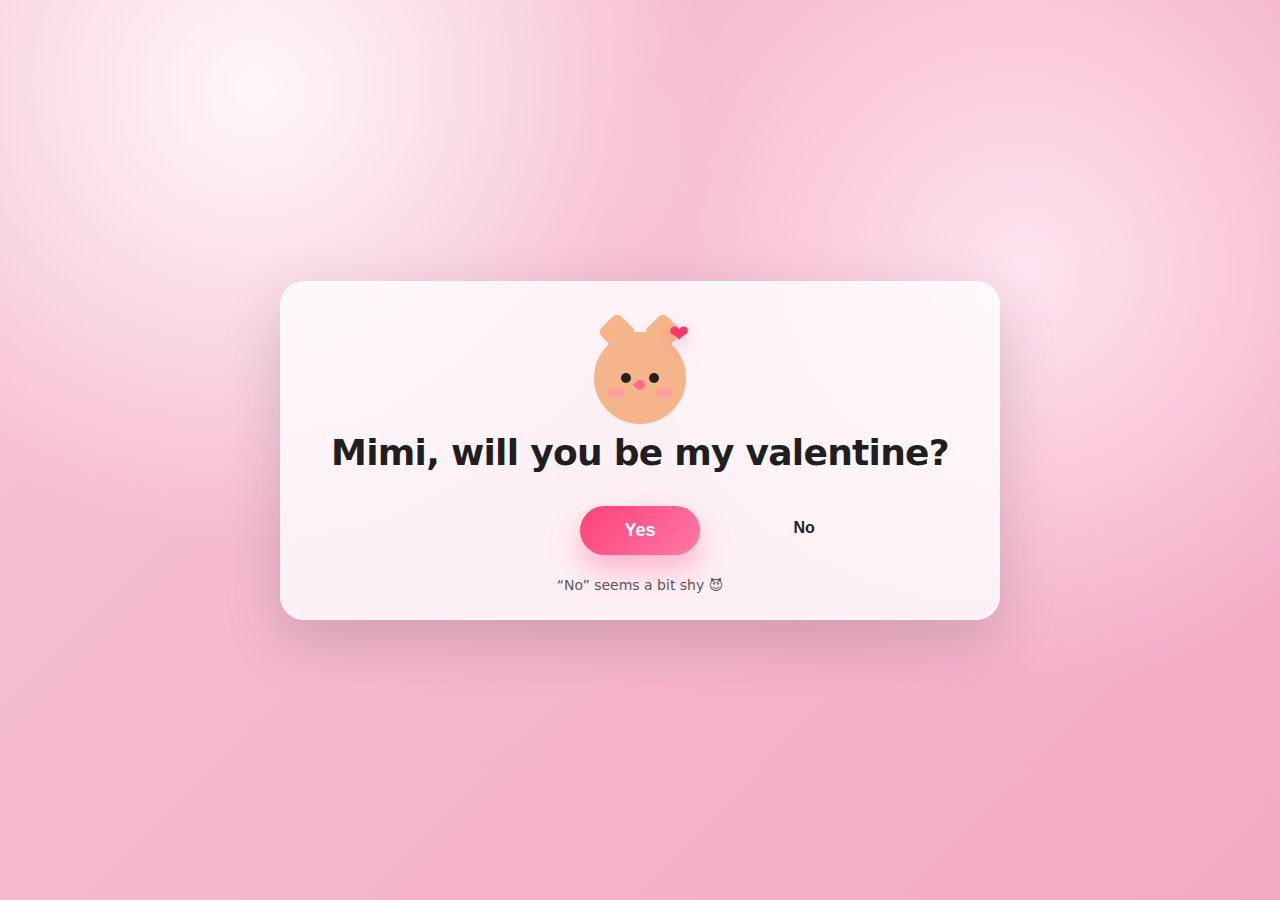
<file: index.html>
<!doctype html>
<html lang="en">
<head>
  <meta charset="UTF-8" />
  <meta name="viewport" content="width=device-width, initial-scale=1.0"/>
  <title>Will you be my Valentine?</title>
  <link rel="stylesheet" href="style.css" />
</head>
<audio id="yaySound" src="yay.mp3" preload="auto"></audio>
<audio id="sparkleSound" src="sparkle.mp3" preload="auto"></audio>

<body>
  <main class="wrap">
    <section class="card" aria-label="Valentine card">
      <div class="avatar" aria-hidden="true">
        <!-- simple cute cat face -->
        <div class="ears">
          <span class="ear ear-l"></span>
          <span class="ear ear-r"></span>
        </div>
        <div class="face">
          <span class="eye"></span>
          <span class="eye"></span>
          <span class="nose"></span>
          <span class="blush blush-l"></span>
          <span class="blush blush-r"></span>
        </div>
        <span class="heart">❤</span>
      </div>

      <h1 class="title">
        <span id="name">MiMi</span>, will you be my valentine?
      </h1>

      <div class="buttons" id="playArea">
        <button class="btn yes" id="yesBtn">Yes</button>
        <button class="btn no" id="noBtn">No</button>
      </div>

      <p class="hint" id="hint">“No” seems a bit shy 😈</p>

<div class="success" id="success" hidden>
  <h2 class="yay">YAY! 🎉</h2>

  <div class="media">
    <img id="yayImg" src="yay.gif" alt="Yay moment" />
  </div>

  <p class="custom" id="customMsg">Dinner on me? 🍝💘</p>
<p class="love" id="loveLine">I love you Mimi ❤️</p>
<p class="countdown" id="countdownText"></p>

  <p class="small" id="ssHint">
    📸 Take a screenshot and send it to me 😄
  </p>

  <div class="shareRow">
    <button class="btn share" id="shareBtn" type="button">Share 💌</button>
    <button class="btn again" id="againBtn" type="button">Do it again</button>
  </div>
</div>

<!-- Hearts canvas -->
<canvas id="hearts"></canvas>


<!-- Confetti canvas -->
<canvas id="confetti"></canvas>

    </section>
  </main>

  <script src="script.js"></script>
</body>
</html>
</file>
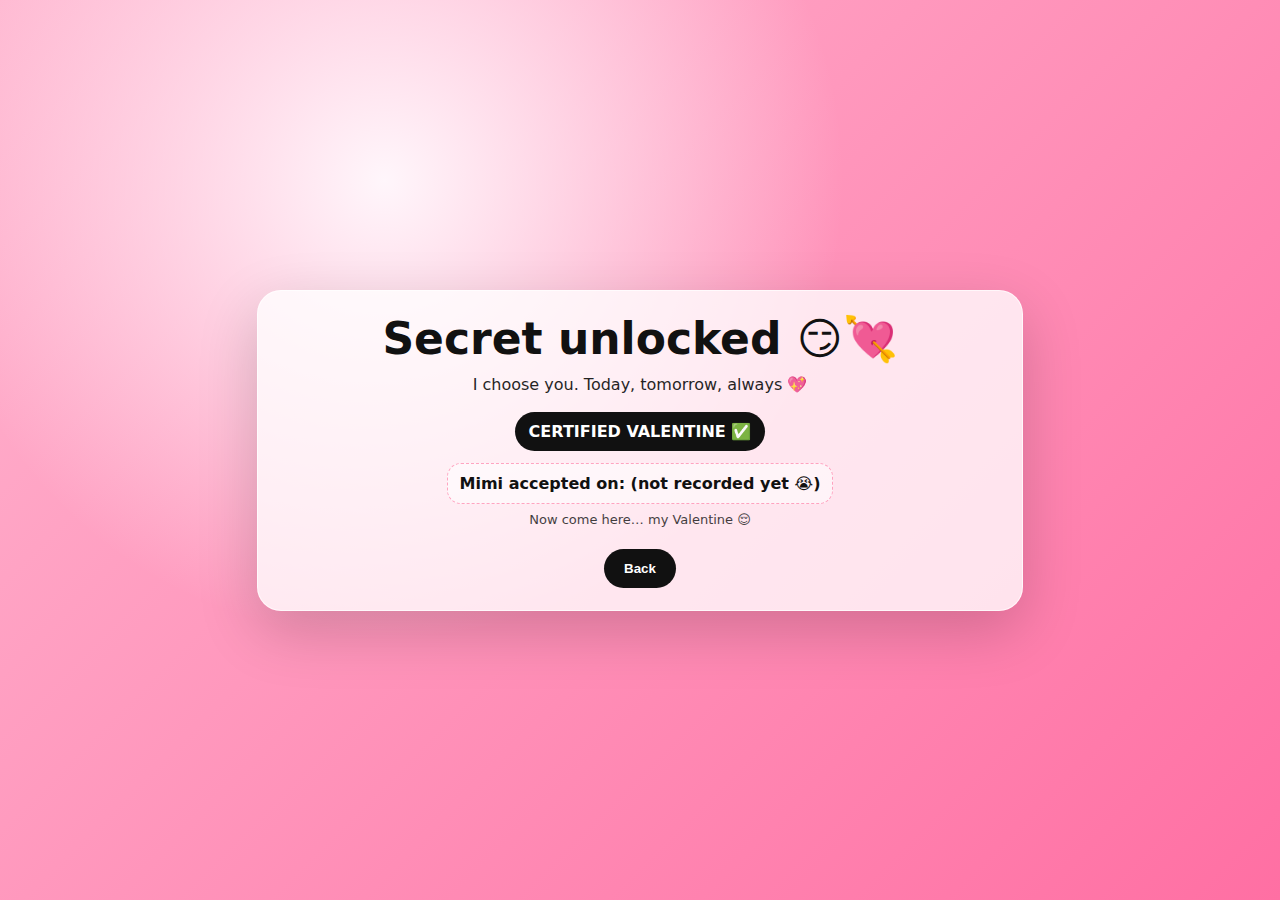
<file: secret.html>
<!doctype html>
<html lang="en">
<head>
  <meta charset="UTF-8" />
  <meta name="viewport" content="width=device-width, initial-scale=1.0"/>
  <title>Secret 💘</title>
  <style>
    body{
      margin:0; min-height:100vh; display:grid; place-items:center;
      font-family: system-ui, -apple-system, Segoe UI, Roboto, Arial, sans-serif;
      background: radial-gradient(circle at 30% 20%, #fff6fb 0%, transparent 40%),
                  linear-gradient(135deg,#ffb6d0,#ff6fa3);
      color:#111;
    }
    .box{
      width:min(720px,92vw);
      background: rgba(255,255,255,.78);
      border: 1px solid rgba(255,255,255,.7);
      border-radius: 24px;
      padding: 22px;
      box-shadow: 0 20px 60px rgba(0,0,0,.18);
      text-align:center;
      position:relative;
      overflow:hidden;
    }
    h1{ margin:0 0 10px; font-size: clamp(28px,4.5vw,44px); }
    p{ margin:8px 0; font-size: 16px; opacity:.92; }
    .badge{
      display:inline-block;
      margin-top: 10px;
      padding: 10px 14px;
      border-radius: 999px;
      font-weight: 900;
      background: #111;
      color:#fff;
    }
    .stamp{
      margin: 12px auto 0;
      width: fit-content;
      padding: 10px 12px;
      border-radius: 14px;
      border: 1px dashed rgba(255, 63, 122, .45);
      background: rgba(255,255,255,.55);
      font-weight: 800;
    }
    .btn{
      margin-top:14px;
      border:none; border-radius:999px;
      padding:12px 20px; font-weight:800;
      background:#111; color:#fff; cursor:pointer;
    }
    .small{ font-size:13px; opacity:.8; }
  </style>
</head>
<body>
  <div class="box">
    <h1>Secret unlocked 😏💘</h1>

    <p id="secretLine">I choose you. Today, tomorrow, always 💖</p>
    <div class="badge">CERTIFIED VALENTINE ✅</div>

    <div class="stamp" id="stamp">Mimi accepted on: …</div>

    <p class="small">Now come here… my Valentine 😌</p>

    <button class="btn" onclick="location.href='./'">Back</button>
  </div>

  <script>
    const stampEl = document.getElementById("stamp");
    const iso = localStorage.getItem("mimiAcceptedAt");

    if (iso) {
      const d = new Date(iso);
      stampEl.textContent = "Mimi accepted on: " + d.toLocaleString();
    } else {
      stampEl.textContent = "Mimi accepted on: (not recorded yet 😭)";
    }
  </script>
</body>
</html>
</file>
<file: style.css>
:root{
  --bg1:#f7c5d6;
  --bg2:#f3a9c4;
  --card:#ffffffcc;
  --text:#1f1f1f;
  --pink:#ff3f7a;
  --pink2:#ff7aa6;
  --shadow: 0 20px 60px rgba(0,0,0,.15);
}

*{box-sizing:border-box}
body{
  margin:0;
  font-family: system-ui, -apple-system, Segoe UI, Roboto, Arial, sans-serif;
  color:var(--text);
  min-height:100vh;
  background: radial-gradient(circle at 20% 10%, #fff6fb 0%, transparent 35%),
              radial-gradient(circle at 80% 30%, #ffe3ef 0%, transparent 35%),
              linear-gradient(135deg, var(--bg1), var(--bg2));
  display:flex;
}

.wrap{
  width:100%;
  display:flex;
  align-items:center;
  justify-content:center;
  padding:24px;
}

.card{
  width:min(720px, 92vw);
  background:var(--card);
  border-radius:24px;
  padding:28px 22px 26px;
  box-shadow: var(--shadow);
  border:1px solid rgba(255,255,255,.6);
  position:relative;
  overflow:hidden;
}

.avatar{
  width:110px;
  height:110px;
  margin:0 auto 12px;
  position:relative;
}

.ears{
  position:absolute; inset:0;
}
.ear{
  position:absolute;
  width:28px; height:28px;
  background:#f6b48a;
  border-radius:6px;
  transform: rotate(45deg);
  top:8px;
}
.ear-l{ left:18px;}
.ear-r{ right:18px;}

.face{
  position:absolute;
  width:92px; height:92px;
  background:#f6b48a;
  border-radius:50%;
  left:50%; top:22px;
  transform:translateX(-50%);
  display:flex;
  align-items:center;
  justify-content:center;
  gap:18px;
}

.eye{
  width:10px; height:10px;
  background:#222;
  border-radius:50%;
  display:inline-block;
}
.nose{
  position:absolute;
  width:10px; height:10px;
  background:#ff6b8f;
  border-radius:50% 50% 50% 0;
  transform: rotate(45deg);
  top:48px;
}
.blush{
  position:absolute;
  width:16px; height:10px;
  background:#ff8fb0;
  border-radius:50%;
  opacity:.6;
  top:56px;
}
.blush-l{ left:14px;}
.blush-r{ right:14px;}

.heart{
  position:absolute;
  right:6px; top:10px;
  font-size:24px;
  color:#ff356d;
  text-shadow: 0 6px 16px rgba(255,53,109,.35);
  animation: float 1.8s ease-in-out infinite;
}
@keyframes float{
  0%,100%{ transform: translateY(0) rotate(-8deg);}
  50%{ transform: translateY(-6px) rotate(8deg);}
}

.title{
  text-align:center;
  font-size: clamp(22px, 3.5vw, 36px);
  margin: 8px 0 18px;
  font-weight: 800;
  letter-spacing: -.02em;
}

.buttons{
  position:relative;
  height:80px;
  display:flex;
  align-items:center;
  justify-content:center;
  gap:18px;
  user-select:none;
}

.btn{
  border:none;
  border-radius:999px;
  padding:14px 28px;
  font-size:18px;
  font-weight:800;
  cursor:pointer;
  transition: transform .12s ease, filter .12s ease;
}

.btn:active{ transform: scale(.97); }

.yes{
  background: linear-gradient(135deg, var(--pink), var(--pink2));
  color:white;
  box-shadow: 0 14px 30px rgba(255, 63, 122, .35);
  min-width:120px;
}
.yes:hover{ filter:brightness(1.05); }

.no{
  background:transparent;
  color:#222;
  padding:10px 14px;
  font-size:16px;
  font-weight:700;
  position:absolute;
  right: 22%;
  top: 18px;
  border-radius:12px;
}

.hint{
  text-align:center;
  margin: 6px 0 0;
  opacity:.75;
  font-size:14px;
}

.success{
  margin-top:18px;
  text-align:center;
  background: rgba(255,255,255,.55);
  border:1px dashed rgba(255, 63, 122, .35);
  padding:18px;
  border-radius:18px;
}
.success h2{
  margin:0 0 6px;
  font-size:28px;
}
.success .small{
  opacity:.8;
  font-size:13px;
  margin-top:10px;
}

.again{
  margin-top:12px;
  background:#111;
  color:#fff;
  padding:12px 22px;
  font-size:15px;
}
.yay{
  font-size: clamp(28px, 5vw, 44px);
  margin: 8px 0 14px;
  font-weight: 900;
}

.media{
  width:min(420px, 90%);
  margin: 0 auto;
  border-radius: 16px;
  overflow:hidden;
  box-shadow: 0 18px 40px rgba(0,0,0,.18);
  border: 1px solid rgba(0,0,0,.06);
  background:#fff;
}

.media img{
  width:100%;
  display:block;
}

#confetti{
  position: fixed;
  inset: 0;
  pointer-events: none;
  width: 100%;
  height: 100%;
  z-index: 9999;
}
.custom{
  text-align:center;
  font-weight:800;
  font-size: clamp(16px, 2.2vw, 20px);
  margin: 12px 0 6px;
}

.shareRow{
  display:flex;
  gap:12px;
  justify-content:center;
  flex-wrap:wrap;
  margin-top:12px;
}

.share{
  background: linear-gradient(135deg, #111, #3a3a3a);
  color:#fff;
  padding:12px 22px;
  font-size:15px;
}

#hearts{
  position: fixed;
  inset: 0;
  pointer-events: none;
  width: 100%;
  height: 100%;
  z-index: 9999;
}
.love{
  margin: 10px 0 6px;
  font-weight: 900;
  font-size: clamp(18px, 2.6vw, 24px);
  opacity: 0;
  transform: translateY(10px);
  transition: opacity .7s ease, transform .7s ease;
}

.love.show{
  opacity: 1;
  transform: translateY(0);
}

.countdown{
  margin: 0 auto;
  text-align:center;
  font-weight: 700;
  opacity: .85;
  font-size: 14px;
}
@keyframes yesJump {
  0%   { transform: translateY(0) scale(var(--s, 1)); }
  30%  { transform: translateY(-10px) scale(var(--s, 1)); }
  60%  { transform: translateY(2px) scale(var(--s, 1)); }
  100% { transform: translateY(0) scale(var(--s, 1)); }
}

.yes.jump {
  animation: yesJump 280ms ease;
}
.sparkle{
  position: fixed;
  pointer-events:none;
  opacity: 0;
  transform: translate(-50%, -50%) scale(0.6);
  animation: heartPop 520ms ease-out forwards;

  /* ✨ color-accurate glow */
  filter:
    drop-shadow(0 0 6px var(--heartColor))
    drop-shadow(0 0 12px var(--heartColor));
}


.sparkle::before,
.sparkle::after{
  content:"";
  position:absolute;
  width: 8px;
  height: 8px;
  background: var(--heartColor, #ff4d86);
  border-radius: 50%;
  top: 2px;
  background: var(--heartColor, #ff4d86);

  /* ✨ glow */

}

.sparkle .v{
  /* ...keep existing... */
  background: var(--heartColor, #ff4d86);

  /* ✨ glow */

}

.sparkle::before{ left: 2px; }
.sparkle::after{ right: 2px; }

.sparkle .v{
  position:absolute;
  width: 10px;
  height: 10px;
  background: var(--heartColor, #ff4d86);
  left: 2px;
  top: 6px;
  transform: rotate(45deg);
}

@keyframes heartPop{
  0%{
    opacity:0;
    transform: translate(-50%, -50%) scale(0.45) rotate(0deg);
  }
  25%{
    opacity:1;
    transform: translate(calc(-50% + var(--drift)), -70%)
               scale(1) rotate(-12deg);
  }
  100%{
    opacity:0;
    transform: translate(calc(-50% + var(--drift)), -135%)
               scale(0.18) rotate(40deg); /* slow rotate */
  }
}
@keyframes pinkPulse {
  0%   { filter: none; }
  40%  { filter: hue-rotate(-8deg) saturate(1.15) brightness(1.05); }
  70%  { filter: hue-rotate(6deg) saturate(1.25) brightness(1.08); }
  100% { filter: none; }
}

body.pulse{
  animation: pinkPulse 900ms ease-in-out 2;
}
.secretHint{
  text-align:center;
  margin: 10px 0 0;
  font-weight: 800;
  color: #111;
  background: rgba(255,255,255,.55);
  border: 1px dashed rgba(255, 63, 122, .35);
  padding: 10px 12px;
  border-radius: 14px;
}
</file>
